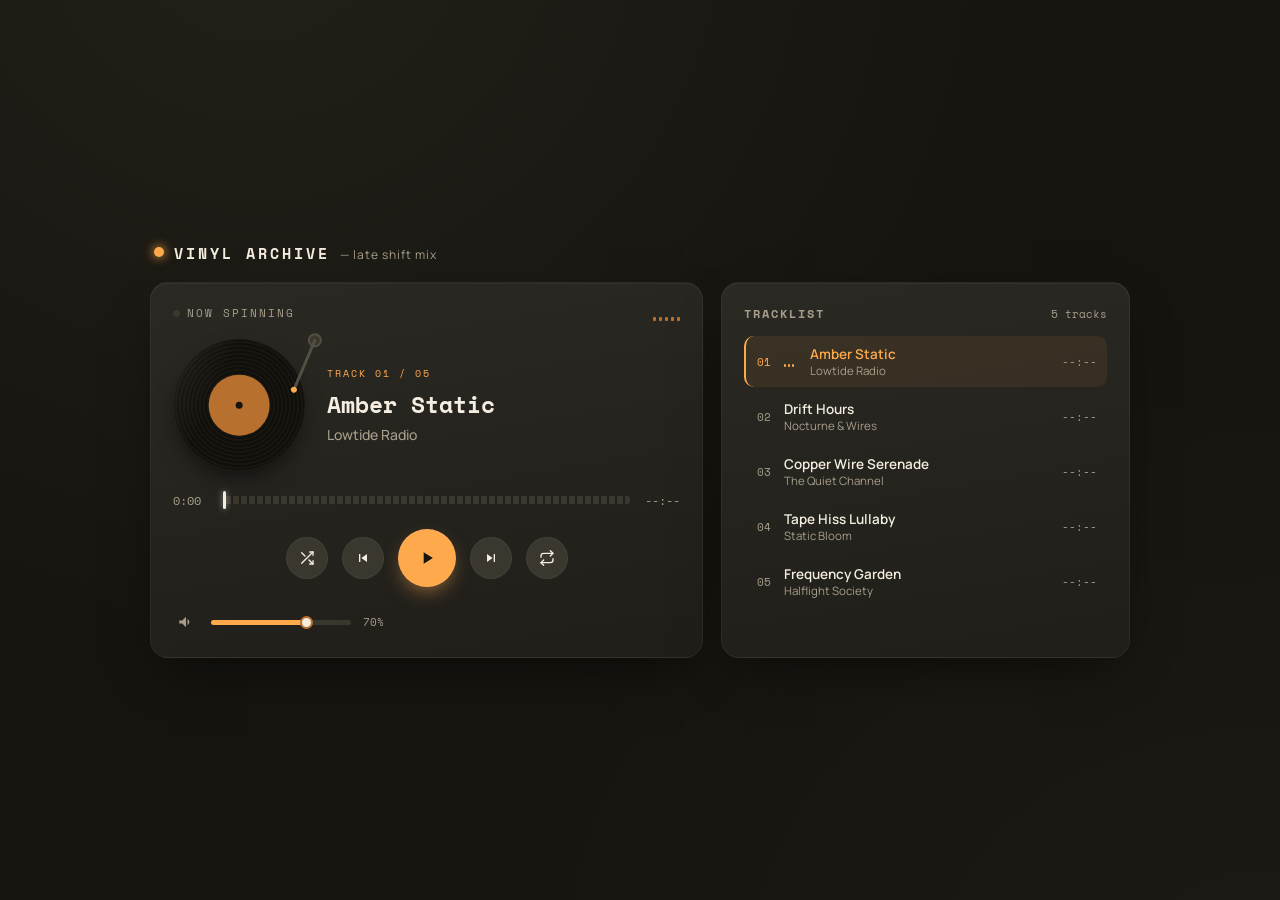
<file: Music.html>
<!DOCTYPE html>
<html lang="en">
<head>
<meta charset="UTF-8">
<meta name="viewport" content="width=device-width, initial-scale=1.0">
<title>Vinyl Archive — Music Player</title>
<link rel="preconnect" href="https://fonts.googleapis.com">
<link rel="preconnect" href="https://fonts.gstatic.com" crossorigin>
<link href="https://fonts.googleapis.com/css2?family=Space+Mono:wght@400;700&family=Manrope:wght@400;500;600;800&display=swap" rel="stylesheet">
<link rel="stylesheet" href="Music Style.css">
</head>
<body>

<div class="app">
  <div class="app-header">
    <span class="mark"></span>
    <h1>VINYL ARCHIVE</h1>
    <span>— late shift mix</span>
  </div>

  <div class="deck">
    <!-- Player console -->
    <section class="panel console" id="console">
      <div class="console-top">
        <div class="rec-indicator"><span class="rec-dot"></span>NOW SPINNING</div>
        <div class="eq"><i></i><i></i><i></i><i></i><i></i></div>
      </div>

      <div class="record-row">
        <div class="turntable">
          <div class="record">
            <div class="label" id="recordLabel"></div>
          </div>
          <div class="tonearm">
            <svg viewBox="0 0 58 58" fill="none">
              <circle cx="48" cy="10" r="6" fill="#3a372f" stroke="#544f42" stroke-width="2"/>
              <line x1="48" y1="10" x2="10" y2="48" stroke="#544f42" stroke-width="3" stroke-linecap="round"/>
              <circle cx="10" cy="48" r="3" fill="#ffa94d"/>
            </svg>
          </div>
        </div>
        <div class="now-info">
          <p class="eyebrow">TRACK <span id="trackIndex">01</span> / <span id="trackTotal">05</span></p>
          <p class="song-title" id="songTitle">—</p>
          <p class="song-artist" id="songArtist">—</p>
        </div>
      </div>

      <div class="progress-row">
        <span class="time" id="curTime">0:00</span>
        <input type="range" id="seek" min="0" max="100" value="0" step="0.1" aria-label="Seek">
        <span class="time end" id="durTime">--:--</span>
      </div>

      <div class="transport">
        <button class="tbtn toggle" id="shuffleBtn" title="Shuffle" aria-label="Toggle shuffle">
          <svg viewBox="0 0 24 24" fill="none" stroke="currentColor" stroke-width="2" stroke-linecap="round" stroke-linejoin="round"><polyline points="16 3 21 3 21 8"/><line x1="4" y1="20" x2="21" y2="3"/><polyline points="21 16 21 21 16 21"/><line x1="15" y1="15" x2="21" y2="21"/><line x1="4" y1="4" x2="9" y2="9"/></svg>
        </button>
        <button class="tbtn" id="prevBtn" title="Previous" aria-label="Previous track">
          <svg viewBox="0 0 24 24" fill="currentColor"><path d="M6 6h2v12H6zm3.5 6l8.5 6V6z"/></svg>
        </button>
        <button class="tbtn play-btn" id="playBtn" title="Play" aria-label="Play or pause">
          <svg id="playIcon" viewBox="0 0 24 24" fill="currentColor"><path d="M8 5v14l11-7z"/></svg>
        </button>
        <button class="tbtn" id="nextBtn" title="Next" aria-label="Next track">
          <svg viewBox="0 0 24 24" fill="currentColor"><path d="M16 6h2v12h-2zM6 6v12l8.5-6z"/></svg>
        </button>
        <button class="tbtn toggle" id="repeatBtn" title="Repeat" aria-label="Toggle repeat">
          <svg viewBox="0 0 24 24" fill="none" stroke="currentColor" stroke-width="2" stroke-linecap="round" stroke-linejoin="round"><polyline points="17 1 21 5 17 9"/><path d="M3 11V9a4 4 0 0 1 4-4h14"/><polyline points="7 23 3 19 7 15"/><path d="M21 13v2a4 4 0 0 1-4 4H3"/></svg>
        </button>
      </div>

      <div class="volume-row">
        <button class="mute-btn" id="muteBtn" aria-label="Mute or unmute">
          <svg id="volIcon" viewBox="0 0 24 24" fill="currentColor"><path d="M3 10v4h4l5 5V5L7 10H3z"/><path d="M16.5 12a4.5 4.5 0 0 0-2.5-4v8a4.5 4.5 0 0 0 2.5-4z"/></svg>
        </button>
        <input type="range" id="volume" min="0" max="100" value="70" aria-label="Volume">
        <span class="vol-pct" id="volPct">70%</span>
      </div>
    </section>

    <!-- Playlist -->
    <section class="panel playlist-panel">
      <div class="pl-header">
        <h2>TRACKLIST</h2>
        <span id="plCount">5 tracks</span>
      </div>
      <div class="tracklist" id="tracklist"></div>
    </section>
  </div>
</div>

<audio id="audio" preload="metadata"></audio>

<script src="Music.js"></script>

</body>
</html>
</file>
<file: Music Style.css>
:root{
    --bg: #15140f;
    --bg-grain: #1b1a14;
    --panel: #2b2924;
    --panel-light: #3a372f;
    --panel-deep: #201e19;
    --cream: #f4ede0;
    --cream-dim: #a89e8b;
    --amber: #ffa94d;
    --amber-dim: #b8702e;
    --rec-red: #e2533d;
    --radius: 18px;
    --radius-sm: 10px;
  }

  *{ box-sizing: border-box; }

  body{
    margin:0;
    min-height:100vh;
    background:
      radial-gradient(ellipse at 20% -10%, #232019 0%, transparent 55%),
      radial-gradient(ellipse at 100% 110%, #1c1a14 0%, transparent 50%),
      var(--bg);
    color: var(--cream);
    font-family: 'Manrope', sans-serif;
    display:flex;
    align-items:center;
    justify-content:center;
    padding: 32px 16px;
  }

  .app{
    width:100%;
    max-width: 980px;
  }

  .app-header{
    display:flex;
    align-items:baseline;
    gap:10px;
    margin-bottom:18px;
    padding: 0 4px;
  }
  .app-header .mark{
    width:10px; height:10px; border-radius:50%;
    background: var(--amber);
    box-shadow: 0 0 10px 2px rgba(255,169,77,.55);
    flex-shrink:0;
    transform: translateY(-2px);
  }
  .app-header h1{
    font-family:'Space Mono', monospace;
    font-size: 15px;
    letter-spacing: 3px;
    margin:0;
    font-weight:700;
  }
  .app-header span{
    font-size:12px;
    color: var(--cream-dim);
    letter-spacing: 1px;
  }

  .deck{
    display:grid;
    grid-template-columns: 1.15fr 0.85fr;
    gap: 18px;
  }
  @media (max-width: 760px){
    .deck{ grid-template-columns: 1fr; }
  }

  .panel{
    background: linear-gradient(170deg, var(--panel) 0%, var(--panel-deep) 100%);
    border-radius: var(--radius);
    border: 1px solid rgba(255,255,255,.05);
    box-shadow: 0 20px 50px -20px rgba(0,0,0,.65), inset 0 1px 0 rgba(255,255,255,.04);
    padding: 22px;
  }

  /* ---- Console (player) ---- */
  .console-top{
    display:flex;
    align-items:center;
    justify-content:space-between;
    margin-bottom: 18px;
  }
  .rec-indicator{
    display:flex;
    align-items:center;
    gap:7px;
    font-family:'Space Mono', monospace;
    font-size: 10.5px;
    letter-spacing: 2px;
    color: var(--cream-dim);
  }
  .rec-dot{
    width:7px; height:7px; border-radius:50%;
    background: var(--panel-light);
    transition: background .3s, box-shadow .3s;
  }
  .playing .rec-dot{
    background: var(--rec-red);
    box-shadow: 0 0 8px 2px rgba(226,83,61,.7);
    animation: pulse 1.6s ease-in-out infinite;
  }
  @keyframes pulse{ 50%{ opacity:.45; } }

  .eq{
    display:flex;
    align-items:flex-end;
    gap:3px;
    height: 16px;
  }
  .eq i{
    width:3px;
    height: 4px;
    background: var(--amber-dim);
    border-radius: 1px;
    transition: background .3s;
  }
  .playing .eq i{ background: var(--amber); }
  .playing .eq i:nth-child(1){ animation: bar 0.9s ease-in-out infinite -0.6s; }
  .playing .eq i:nth-child(2){ animation: bar 0.9s ease-in-out infinite -0.3s; }
  .playing .eq i:nth-child(3){ animation: bar 0.9s ease-in-out infinite 0s; }
  .playing .eq i:nth-child(4){ animation: bar 0.9s ease-in-out infinite -0.45s; }
  .playing .eq i:nth-child(5){ animation: bar 0.9s ease-in-out infinite -0.15s; }
  @keyframes bar{
    0%, 100% { height: 4px; }
    50% { height: 16px; }
  }

  .record-row{
    display:flex;
    gap: 22px;
    align-items:center;
    margin-bottom: 20px;
  }

  .turntable{
    position:relative;
    width: 132px;
    height: 132px;
    flex-shrink:0;
  }
  .record{
    width:100%; height:100%;
    border-radius:50%;
    background:
      repeating-radial-gradient(circle at center,
        #100f0c 0, #100f0c 2px,
        #181611 2px, #181611 4px);
    box-shadow: 0 10px 25px -8px rgba(0,0,0,.7), inset 0 0 0 1px rgba(255,255,255,.04);
    position:relative;
    animation: spin 3.2s linear infinite;
    animation-play-state: paused;
  }
  .playing .record{ animation-play-state: running; }
  @keyframes spin{ to{ transform: rotate(360deg); } }

  .record::before{
    content:"";
    position:absolute; inset:0;
    border-radius:50%;
    background: linear-gradient(115deg, rgba(255,255,255,.07) 0%, transparent 35%);
  }
  .label{
    position:absolute;
    top:50%; left:50%;
    width: 46%; height:46%;
    transform: translate(-50%,-50%);
    border-radius:50%;
    display:flex; align-items:center; justify-content:center;
    background: var(--amber-dim);
    transition: background .4s;
  }
  .label::after{
    content:"";
    width:7px; height:7px;
    border-radius:50%;
    background: var(--bg);
  }

  .tonearm{
    position:absolute;
    top:-10px; right:-18px;
    width: 58px; height: 58px;
    transform-origin: 90% 10%;
    transform: rotate(-22deg);
    transition: transform .5s cubic-bezier(.4,0,.2,1);
  }
  .playing .tonearm{ transform: rotate(2deg); }
  .tonearm svg{ width:100%; height:100%; }

  .now-info{ min-width:0; flex:1; }
  .eyebrow{
    font-family:'Space Mono', monospace;
    font-size: 10px;
    letter-spacing: 2px;
    color: var(--amber);
    margin: 0 0 6px;
  }
  .song-title{
    font-family:'Space Mono', monospace;
    font-size: clamp(18px, 2.4vw, 23px);
    font-weight:700;
    margin: 0 0 4px;
    white-space: nowrap;
    overflow:hidden;
    text-overflow: ellipsis;
  }
  .song-artist{
    margin:0;
    color: var(--cream-dim);
    font-size: 14px;
    font-weight:500;
    white-space: nowrap;
    overflow:hidden;
    text-overflow: ellipsis;
  }

  /* ---- progress ---- */
  .progress-row{
    display:flex;
    align-items:center;
    gap:10px;
    margin-bottom: 20px;
  }
  .time{
    font-family:'Space Mono', monospace;
    font-size: 11.5px;
    color: var(--cream-dim);
    width: 38px;
    flex-shrink:0;
  }
  .time.end{ text-align:right; }

  input[type="range"]{
    -webkit-appearance:none;
    appearance:none;
    width:100%;
    height: 14px;
    background: transparent;
    cursor:pointer;
  }
  input#seek{ --progress: 0%; }
  input#seek::-webkit-slider-runnable-track{
    height: 8px;
    border-radius: 3px;
    background-image:
      repeating-linear-gradient(90deg, rgba(0,0,0,.45) 0 2px, transparent 2px 8px),
      linear-gradient(to right, var(--amber) 0%, var(--amber) var(--progress), var(--panel-light) var(--progress), var(--panel-light) 100%);
  }
  input#seek::-moz-range-track{
    height: 8px;
    border-radius: 3px;
    background-image:
      repeating-linear-gradient(90deg, rgba(0,0,0,.45) 0 2px, transparent 2px 8px),
      linear-gradient(to right, var(--amber) 0%, var(--amber) var(--progress), var(--panel-light) var(--progress), var(--panel-light) 100%);
  }
  input#seek::-webkit-slider-thumb{
    -webkit-appearance:none;
    width: 3px;
    height: 18px;
    margin-top: -5px;
    border-radius: 2px;
    background: var(--cream);
    box-shadow: 0 0 6px rgba(244,237,224,.6);
    border:none;
  }
  input#seek::-moz-range-thumb{
    width: 3px;
    height: 18px;
    border-radius: 2px;
    background: var(--cream);
    box-shadow: 0 0 6px rgba(244,237,224,.6);
    border:none;
  }

  /* ---- transport ---- */
  .transport{
    display:flex;
    align-items:center;
    justify-content:center;
    gap: 14px;
    margin-bottom: 22px;
  }
  .tbtn{
    background: var(--panel-light);
    border: 1px solid rgba(255,255,255,.05);
    color: var(--cream);
    width: 42px; height:42px;
    border-radius: 50%;
    display:flex; align-items:center; justify-content:center;
    cursor:pointer;
    transition: transform .15s, background .2s, color .2s;
  }
  .tbtn:hover{ background:#48453a; }
  .tbtn:active{ transform: scale(.92); }
  .tbtn.toggle.active{ color: var(--amber); }
  .tbtn svg{ width:16px; height:16px; }

  .play-btn{
    width: 58px; height:58px;
    background: var(--amber);
    color: var(--bg);
    box-shadow: 0 8px 20px -6px rgba(255,169,77,.6);
  }
  .play-btn:hover{ background:#ffba6e; }
  .play-btn svg{ width:20px; height:20px; }

  .badge{
    position:absolute;
    font-size: 8px;
    font-family:'Space Mono', monospace;
    background: var(--amber);
    color: var(--bg);
    border-radius: 50%;
    width:13px; height:13px;
    display:flex; align-items:center; justify-content:center;
    top:-2px; right:-2px;
    font-weight:700;
  }
  .tbtn{ position:relative; }

  /* ---- volume ---- */
  .volume-row{
    display:flex;
    align-items:center;
    gap: 10px;
  }
  .mute-btn{
    background:none; border:none; color: var(--cream-dim);
    cursor:pointer; padding:4px; flex-shrink:0;
    display:flex;
  }
  .mute-btn:hover{ color: var(--cream); }
  .mute-btn svg{ width:18px; height:18px; }

  input#volume{ --progress: 70%; max-width: 140px; }
  input#volume::-webkit-slider-runnable-track{
    height: 5px;
    border-radius: 3px;
    background: linear-gradient(to right, var(--amber) 0%, var(--amber) var(--progress), var(--panel-light) var(--progress), var(--panel-light) 100%);
  }
  input#volume::-moz-range-track{
    height: 5px;
    border-radius: 3px;
    background: linear-gradient(to right, var(--amber) 0%, var(--amber) var(--progress), var(--panel-light) var(--progress), var(--panel-light) 100%);
  }
  input#volume::-webkit-slider-thumb{
    -webkit-appearance:none;
    width: 13px; height:13px;
    margin-top:-4px;
    border-radius:50%;
    background: var(--cream);
    border: 2px solid var(--amber-dim);
  }
  input#volume::-moz-range-thumb{
    width: 13px; height:13px;
    border-radius:50%;
    background: var(--cream);
    border: 2px solid var(--amber-dim);
  }
  .vol-pct{
    font-family:'Space Mono', monospace;
    font-size: 11px;
    color: var(--cream-dim);
    width: 30px;
    flex-shrink:0;
  }

  /* ---- Playlist panel ---- */
  .playlist-panel{ display:flex; flex-direction:column; }
  .pl-header{
    display:flex;
    justify-content:space-between;
    align-items:baseline;
    margin-bottom: 14px;
  }
  .pl-header h2{
    font-family:'Space Mono', monospace;
    font-size: 12px;
    letter-spacing: 2px;
    margin:0;
    color: var(--cream-dim);
  }
  .pl-header span{
    font-size: 11px;
    color: var(--cream-dim);
    font-family:'Space Mono', monospace;
  }

  .tracklist{
    display:flex;
    flex-direction:column;
    gap: 4px;
    max-height: 360px;
    overflow-y:auto;
    margin: 0 -8px;
    padding: 0 8px;
  }
  .tracklist::-webkit-scrollbar{ width:6px; }
  .tracklist::-webkit-scrollbar-thumb{ background: var(--panel-light); border-radius:3px; }

  .track{
    display:flex;
    align-items:center;
    gap: 12px;
    padding: 9px 10px;
    border-radius: var(--radius-sm);
    border-left: 2px solid transparent;
    cursor:pointer;
    background: transparent;
    transition: background .15s, border-color .15s;
  }
  .track:hover{ background: rgba(255,255,255,.035); }
  .track.active{
    background: rgba(255,169,77,.08);
    border-left-color: var(--amber);
  }
  .track-num{
    font-family:'Space Mono', monospace;
    font-size: 11px;
    color: var(--cream-dim);
    width: 16px;
    flex-shrink:0;
    text-align:center;
  }
  .track.active .track-num{ color: var(--amber); }
  .track-meta{ min-width:0; flex:1; }
  .track-title{
    font-size: 13.5px;
    font-weight:600;
    white-space:nowrap; overflow:hidden; text-overflow:ellipsis;
  }
  .track.active .track-title{ color: var(--amber); }
  .track-artist{
    font-size: 11.5px;
    color: var(--cream-dim);
    white-space:nowrap; overflow:hidden; text-overflow:ellipsis;
  }
  .track-dur{
    font-family:'Space Mono', monospace;
    font-size: 11px;
    color: var(--cream-dim);
    flex-shrink:0;
  }
  .track-eq{
    display:flex; align-items:flex-end; gap:2px; height:11px; width:14px; flex-shrink:0;
  }
  .track-eq i{ width:2px; background: var(--amber); border-radius:1px; height:3px; }
  .track.active .track-eq i:nth-child(1){ animation: bar .8s ease-in-out infinite -0.5s; }
  .track.active .track-eq i:nth-child(2){ animation: bar .8s ease-in-out infinite -0.2s; }
  .track.active .track-eq i:nth-child(3){ animation: bar .8s ease-in-out infinite 0s; }
  .track:not(.active) .track-eq{ display:none; }

  a:focus-visible, button:focus-visible, input:focus-visible, .track:focus-visible{
    outline: 2px solid var(--amber);
    outline-offset: 2px;
  }

  @media (prefers-reduced-motion: reduce){
    .record, .playing .rec-dot, .playing .eq i, .track.active .track-eq i{
      animation: none !important;
    }
  }
</file>
